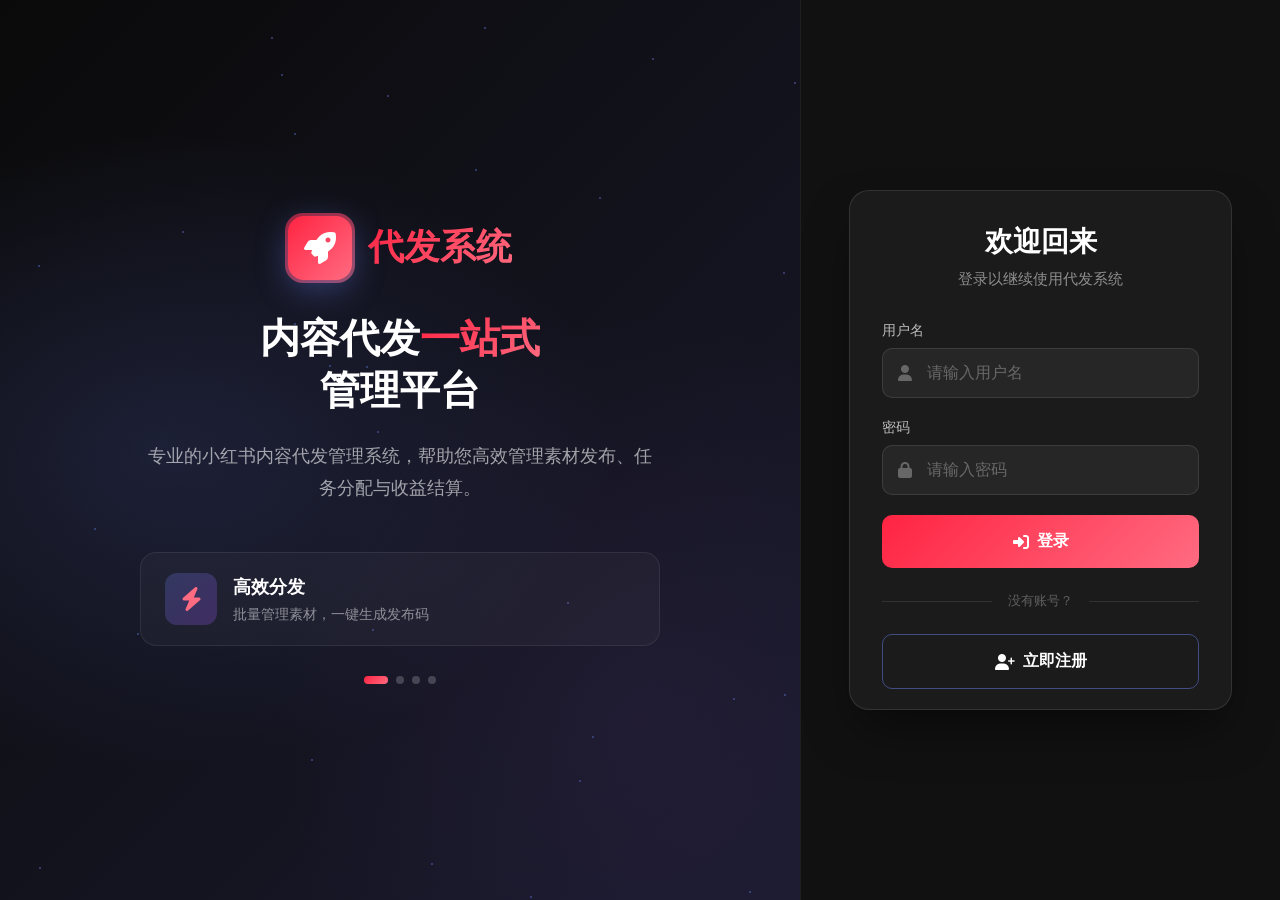
<file: frontend/index.html>
<!DOCTYPE html>
<html lang="zh-CN">

<head>
  <meta charset="UTF-8">
  <meta name="viewport" content="width=device-width, initial-scale=1.0, maximum-scale=1.0, user-scalable=no">
  <title>代发系统 - 登录</title>
  <link rel="stylesheet" href="https://cdnjs.cloudflare.com/ajax/libs/font-awesome/6.4.0/css/all.min.css">
  <link href="https://fonts.googleapis.com/css2?family=Inter:wght@400;500;600;700;800&display=swap" rel="stylesheet">
  <style>
    * {
      margin: 0;
      padding: 0;
      box-sizing: border-box;
    }

    body {
      font-family: 'Inter', 'PingFang SC', 'Microsoft YaHei', sans-serif;
      background: #0a0a0a;
      color: #fff;
      min-height: 100vh;
      overflow-x: hidden;
      overflow-y: auto;
      /* 隐藏滚动条但保持滚动功能 */
      scrollbar-width: none;
      /* Firefox */
      -ms-overflow-style: none;
      /* IE and Edge */
    }

    body::-webkit-scrollbar {
      display: none;
      /* Chrome, Safari, Opera */
    }

    html {
      scrollbar-width: none;
      -ms-overflow-style: none;
    }

    html::-webkit-scrollbar {
      display: none;
    }

    .login-container {
      display: flex;
      min-height: 100vh;
    }

    /* 左侧品牌区域 */
    .brand-section {
      flex: 1;
      display: flex;
      flex-direction: column;
      justify-content: center;
      align-items: center;
      padding: 4rem;
      position: relative;
      background: linear-gradient(135deg, #0a0a0a 0%, #1a1a2e 100%);
      overflow: hidden;
    }

    /* 动态背景 */
    .brand-section::before {
      content: '';
      position: absolute;
      top: 0;
      left: 0;
      right: 0;
      bottom: 0;
      background:
        radial-gradient(ellipse at 20% 50%, rgba(102, 126, 234, 0.15) 0%, transparent 50%),
        radial-gradient(ellipse at 80% 80%, rgba(118, 75, 162, 0.1) 0%, transparent 40%);
      pointer-events: none;
    }

    /* 粒子动画 */
    .particles {
      position: absolute;
      top: 0;
      left: 0;
      width: 100%;
      height: 100%;
      overflow: hidden;
      pointer-events: none;
    }

    .particle {
      position: absolute;
      width: 2px;
      height: 2px;
      background: rgba(102, 126, 234, 0.5);
      border-radius: 50%;
      animation: float-particle 15s infinite ease-in-out;
    }

    @keyframes float-particle {

      0%,
      100% {
        transform: translateY(0) translateX(0);
        opacity: 0;
      }

      10% {
        opacity: 1;
      }

      90% {
        opacity: 1;
      }

      100% {
        transform: translateY(-100vh) translateX(50px);
        opacity: 0;
      }
    }

    .brand-content {
      position: relative;
      z-index: 1;
      max-width: 520px;
      text-align: center;
    }

    .brand-logo {
      display: flex;
      align-items: center;
      justify-content: center;
      gap: 1rem;
      margin-bottom: 2rem;
    }

    .brand-logo-icon {
      width: 64px;
      height: 64px;
      background: linear-gradient(135deg, #ff2442 0%, #ff6b81 100%);
      border-radius: 16px;
      display: flex;
      align-items: center;
      justify-content: center;
      font-size: 2rem;
      box-shadow: 0 8px 32px rgba(102, 126, 234, 0.4);
      animation: logo-float 3s ease-in-out infinite, logo-glow 2s ease-in-out infinite alternate;
      position: relative;
    }

    .brand-logo-icon::after {
      content: '';
      position: absolute;
      inset: -3px;
      border-radius: 18px;
      background: linear-gradient(135deg, #ff2442 0%, #ff6b81 50%, #ff2442 100%);
      background-size: 200% 200%;
      animation: border-rotate 3s linear infinite;
      z-index: -1;
      opacity: 0.6;
    }

    @keyframes logo-float {

      0%,
      100% {
        transform: translateY(0) rotate(0deg);
      }

      50% {
        transform: translateY(-8px) rotate(5deg);
      }
    }

    @keyframes logo-glow {
      0% {
        box-shadow: 0 8px 32px rgba(102, 126, 234, 0.4);
      }

      100% {
        box-shadow: 0 12px 48px rgba(168, 85, 247, 0.6);
      }
    }

    @keyframes border-rotate {
      0% {
        background-position: 0% 50%;
      }

      100% {
        background-position: 200% 50%;
      }
    }

    .brand-logo-text {
      font-size: 2.25rem;
      font-weight: 800;
      background: linear-gradient(135deg, #ff2442 0%, #ff6b81 100%);
      -webkit-background-clip: text;
      -webkit-text-fill-color: transparent;
      background-clip: text;
      animation: text-shimmer 3s ease-in-out infinite;
    }

    @keyframes text-shimmer {

      0%,
      100% {
        filter: brightness(1);
      }

      50% {
        filter: brightness(1.3);
      }
    }

    .brand-tagline {
      font-size: 2.5rem;
      font-weight: 700;
      line-height: 1.3;
      margin-bottom: 1.5rem;
      color: #fff;
    }

    .brand-tagline span {
      background: linear-gradient(135deg, #ff2442 0%, #ff6b81 100%);
      -webkit-background-clip: text;
      -webkit-text-fill-color: transparent;
      background-clip: text;
    }

    .brand-description {
      font-size: 1.125rem;
      color: rgba(255, 255, 255, 0.6);
      line-height: 1.8;
      margin-bottom: 3rem;
    }

    /* 特性卡片轮播 */
    .features-carousel {
      position: relative;
      height: 100px;
      perspective: 1000px;
      margin-top: 1rem;
    }

    .feature-item {
      position: absolute;
      width: 100%;
      display: flex;
      align-items: center;
      gap: 1rem;
      padding: 1.25rem 1.5rem;
      background: rgba(255, 255, 255, 0.03);
      border: 1px solid rgba(255, 255, 255, 0.08);
      border-radius: 16px;
      transition: all 0.6s cubic-bezier(0.4, 0, 0.2, 1);
      opacity: 0;
      transform: rotateX(-90deg) translateY(50px);
      transform-origin: top center;
      backface-visibility: hidden;
    }

    .feature-item.active {
      opacity: 1;
      transform: rotateX(0deg) translateY(0);
    }

    .feature-item.exit {
      opacity: 0;
      transform: rotateX(90deg) translateY(-50px);
    }

    .feature-item:hover {
      background: rgba(102, 126, 234, 0.15);
      border-color: rgba(102, 126, 234, 0.4);
      box-shadow: 0 8px 32px rgba(102, 126, 234, 0.2);
    }

    .feature-icon {
      width: 52px;
      height: 52px;
      background: linear-gradient(135deg, rgba(102, 126, 234, 0.25) 0%, rgba(168, 85, 247, 0.25) 100%);
      border-radius: 12px;
      display: flex;
      align-items: center;
      justify-content: center;
      color: #ff6b81;
      font-size: 1.5rem;
      flex-shrink: 0;
      animation: icon-pulse 2s ease-in-out infinite;
    }

    @keyframes icon-pulse {

      0%,
      100% {
        transform: scale(1);
      }

      50% {
        transform: scale(1.1);
      }
    }

    .feature-text {
      text-align: left;
    }

    .feature-text h4 {
      font-size: 1.125rem;
      font-weight: 600;
      color: #fff;
      margin-bottom: 0.35rem;
    }

    .feature-text p {
      font-size: 0.9rem;
      color: rgba(255, 255, 255, 0.5);
    }

    /* 轮播指示器 */
    .carousel-dots {
      display: flex;
      justify-content: center;
      gap: 0.5rem;
      margin-top: 1.5rem;
    }

    .carousel-dot {
      width: 8px;
      height: 8px;
      border-radius: 50%;
      background: rgba(255, 255, 255, 0.2);
      transition: all 0.3s ease;
      cursor: pointer;
    }

    .carousel-dot.active {
      background: linear-gradient(135deg, #ff2442 0%, #ff6b81 100%);
      width: 24px;
      border-radius: 4px;
    }

    /* 右侧登录区域 */
    .login-section {
      width: 480px;
      display: flex;
      flex-direction: column;
      justify-content: center;
      padding: 3rem;
      background: #111;
      border-left: 1px solid rgba(255, 255, 255, 0.06);
      perspective: 1500px;
    }

    /* 3D 翻转卡片容器 */
    .flip-container {
      position: relative;
      width: 100%;
      max-width: 400px;
      height: 520px;
      margin: 0 auto;
    }

    .flip-card {
      position: relative;
      width: 100%;
      height: 100%;
      transform-style: preserve-3d;
      transition: transform 0.8s cubic-bezier(0.175, 0.885, 0.32, 1.275);
    }

    .flip-card.flipped {
      transform: rotateY(180deg);
    }

    .flip-card-front,
    .flip-card-back {
      position: absolute;
      width: 100%;
      height: 100%;
      backface-visibility: hidden;
      -webkit-backface-visibility: hidden;
      border-radius: 20px;
      padding: 2rem;
      background: rgba(30, 30, 30, 0.8);
      border: 1px solid rgba(255, 255, 255, 0.1);
      box-shadow: 0 25px 50px -12px rgba(0, 0, 0, 0.5);
      overflow-y: auto;
      /* 隐藏滚动条但保持滚动功能 */
      scrollbar-width: none;
      /* Firefox */
      -ms-overflow-style: none;
      /* IE and Edge */
    }

    .flip-card-front::-webkit-scrollbar,
    .flip-card-back::-webkit-scrollbar {
      display: none;
      /* Chrome, Safari, Opera */
    }

    .flip-card-front {
      z-index: 2;
    }

    .flip-card-back {
      transform: rotateY(180deg);
      visibility: hidden;
    }

    .flip-card.flipped .flip-card-front {
      visibility: hidden;
    }

    .flip-card.flipped .flip-card-back {
      visibility: visible;
    }

    /* 翻转卡片边缘光效 */
    .flip-card::before {
      content: '';
      position: absolute;
      inset: -2px;
      border-radius: 22px;
      background: linear-gradient(135deg, #ff2442 0%, #ff6b81 50%, #ff2442 100%);
      background-size: 200% 200%;
      animation: card-glow 3s ease-in-out infinite;
      opacity: 0;
      z-index: -1;
      transition: opacity 0.3s ease;
    }

    .flip-card:hover::before {
      opacity: 0.5;
    }

    @keyframes card-glow {

      0%,
      100% {
        background-position: 0% 50%;
      }

      50% {
        background-position: 100% 50%;
      }
    }

    .login-card {
      width: 100%;
    }

    .login-header {
      text-align: center;
      margin-bottom: 2rem;
    }

    .login-header h2 {
      font-size: 1.75rem;
      font-weight: 700;
      margin-bottom: 0.5rem;
    }

    .login-header p {
      color: rgba(255, 255, 255, 0.5);
      font-size: 0.9375rem;
    }

    /* 标签切换 */
    .tab-container {
      display: flex;
      background: rgba(255, 255, 255, 0.05);
      border-radius: 12px;
      padding: 4px;
      margin-bottom: 2rem;
    }

    .tab-item {
      flex: 1;
      padding: 0.875rem 1rem;
      border-radius: 10px;
      text-align: center;
      font-weight: 600;
      cursor: pointer;
      transition: all 0.3s ease;
      color: rgba(255, 255, 255, 0.5);
      font-size: 0.9375rem;
    }

    .tab-item.active {
      background: linear-gradient(135deg, #ff2442 0%, #ff6b81 100%);
      color: #fff;
      box-shadow: 0 4px 15px rgba(102, 126, 234, 0.4);
    }

    .tab-item:hover:not(.active) {
      color: rgba(255, 255, 255, 0.8);
    }

    /* 表单样式 */
    .form-field {
      margin-bottom: 1.25rem;
    }

    .form-field label {
      display: block;
      font-size: 0.875rem;
      font-weight: 500;
      color: rgba(255, 255, 255, 0.7);
      margin-bottom: 0.5rem;
    }

    .input-wrapper {
      position: relative;
    }

    .input-wrapper i {
      position: absolute;
      left: 1rem;
      top: 50%;
      transform: translateY(-50%);
      color: rgba(255, 255, 255, 0.3);
      font-size: 1rem;
    }

    .form-field input {
      width: 100%;
      padding: 0.9375rem 1rem 0.9375rem 2.75rem;
      background: rgba(255, 255, 255, 0.05);
      border: 1px solid rgba(255, 255, 255, 0.1);
      border-radius: 10px;
      font-size: 16px;
      /* 防止iOS缩放 */
      color: #fff;
      transition: all 0.3s ease;
      touch-action: manipulation;
      -webkit-user-select: text;
      user-select: text;
    }

    .form-field input::placeholder {
      color: rgba(255, 255, 255, 0.3);
    }

    .form-field input:focus {
      outline: none;
      border-color: #ff2442;
      background: rgba(102, 126, 234, 0.1);
      box-shadow: 0 0 0 3px rgba(102, 126, 234, 0.15);
    }

    .form-field {
      position: relative;
      z-index: 10;
    }

    .input-wrapper {
      position: relative;
      z-index: 11;
    }

    .submit-btn {
      width: 100%;
      padding: 1rem;
      background: linear-gradient(135deg, #ff2442 0%, #ff6b81 100%);
      border: none;
      border-radius: 10px;
      color: white;
      font-size: 1rem;
      font-weight: 600;
      cursor: pointer;
      transition: all 0.3s ease;
      display: flex;
      align-items: center;
      justify-content: center;
      gap: 0.5rem;
      margin-top: 0.5rem;
    }

    .submit-btn:hover {
      transform: translateY(-2px);
      box-shadow: 0 8px 25px rgba(102, 126, 234, 0.5);
    }

    .submit-btn:active {
      transform: translateY(0);
    }

    .submit-btn:disabled {
      opacity: 0.7;
      cursor: not-allowed;
      transform: none;
    }

    /* 分隔线 */
    .divider {
      display: flex;
      align-items: center;
      margin: 1.5rem 0;
      color: rgba(255, 255, 255, 0.3);
      font-size: 0.8125rem;
    }

    .divider::before,
    .divider::after {
      content: '';
      flex: 1;
      height: 1px;
      background: rgba(255, 255, 255, 0.1);
    }

    .divider span {
      padding: 0 1rem;
    }

    /* 测试账号 */
    .test-accounts {
      text-align: center;
      padding: 1rem;
      background: rgba(255, 255, 255, 0.03);
      border-radius: 10px;
      border: 1px dashed rgba(255, 255, 255, 0.1);
    }

    .test-accounts p {
      font-size: 0.8125rem;
      color: rgba(255, 255, 255, 0.4);
      margin: 0.25rem 0;
    }

    .test-accounts .accounts {
      color: #ff2442;
      font-weight: 500;
    }

    /* 页脚 */
    .footer {
      text-align: center;
      margin-top: 2rem;
      color: rgba(255, 255, 255, 0.3);
      font-size: 0.75rem;
    }

    /* Toast 样式 */
    .toast-container {
      position: fixed;
      top: 20px;
      right: 20px;
      z-index: 9999;
      display: flex;
      flex-direction: column;
      gap: 10px;
    }

    .toast {
      padding: 1rem 1.5rem;
      border-radius: 10px;
      animation: slideIn 0.3s ease;
      display: flex;
      align-items: center;
      gap: 0.5rem;
      font-size: 0.9375rem;
    }

    .toast-success {
      background: linear-gradient(135deg, #10b981 0%, #059669 100%);
      color: white;
    }

    .toast-error {
      background: linear-gradient(135deg, #ef4444 0%, #dc2626 100%);
      color: white;
    }

    @keyframes slideIn {
      from {
        transform: translateX(100%);
        opacity: 0;
      }

      to {
        transform: translateX(0);
        opacity: 1;
      }
    }

    /* 响应式 */
    @media (max-width: 1024px) {
      .login-container {
        flex-direction: column;
      }

      .brand-section {
        padding: 2rem;
        min-height: auto;
      }

      .brand-tagline {
        font-size: 1.75rem;
      }

      .features {
        display: none;
      }

      .login-section {
        width: 100%;
        border-left: none;
        border-top: 1px solid rgba(255, 255, 255, 0.06);
      }
    }

    @media (max-width: 768px) {
      .login-container {
        flex-direction: column;
        min-height: 100vh;
      }

      .brand-section {
        padding: 1.5rem 1rem;
        min-height: 30vh;
        flex: none;
      }

      .brand-content {
        transform: scale(0.9);
      }

      .brand-logo {
        margin-bottom: 1rem;
      }

      .brand-logo-icon {
        width: 40px;
        height: 40px;
        font-size: 1.125rem;
      }

      .brand-logo-text {
        font-size: 1.25rem;
      }

      .brand-tagline {
        font-size: 1.5rem;
        margin-bottom: 0.5rem;
      }

      .brand-description {
        font-size: 0.8125rem;
        margin-bottom: 1rem;
        display: none;
      }

      .features-carousel {
        display: none;
      }

      .carousel-dots {
        display: none;
      }

      .login-section {
        flex: 1;
        padding: 1.5rem;
        border-top: none;
        display: flex;
        align-items: flex-start;
        padding-top: 0;
      }

      .flip-container {
        width: 100%;
        max-width: 100%;
        height: auto;
        min-height: 450px;
      }

      .flip-card {
        position: relative;
      }

      .flip-card-front,
      .flip-card-back {
        position: relative;
        padding: 1.5rem;
        border-radius: 16px;
        height: auto;
        min-height: 400px;
      }

      .flip-card-back {
        position: absolute;
        top: 0;
        left: 0;
        width: 100%;
      }

      .login-header {
        margin-bottom: 1.5rem;
      }

      .login-header h2 {
        font-size: 1.5rem;
      }

      .login-header p {
        font-size: 0.875rem;
      }

      .tab-container {
        margin-bottom: 1.5rem;
      }

      .tab-item {
        padding: 0.75rem 0.875rem;
        font-size: 0.875rem;
      }

      .form-field {
        margin-bottom: 1rem;
      }

      .form-field label {
        font-size: 0.8125rem;
      }

      /* 移动端全屏暗色登录设计 */
      .login-container {
        display: block;
        min-height: 100vh;
        background: linear-gradient(180deg, #0a0a0f 0%, #1a1a2e 50%, #16213e 100%);
      }

      /* 隐藏桌面端品牌区域 */
      .brand-section {
        display: none;
      }

      .login-section {
        width: 100%;
        height: 100vh;
        display: flex;
        flex-direction: column;
        align-items: center;
        justify-content: center;
        padding: 1.5rem;
        border: none;
        background: transparent;
      }

      /* 移动端Logo区域 */
      .login-section::before {
        content: '';
        position: absolute;
        top: 0;
        left: 0;
        right: 0;
        height: 50%;
        background: radial-gradient(ellipse at 50% 0%, rgba(102, 126, 234, 0.15) 0%, transparent 70%);
        pointer-events: none;
      }

      .flip-container {
        position: relative;
        width: 100%;
        max-width: 360px;
        height: auto;
        margin: 0 auto;
      }

      .flip-card {
        position: relative;
        width: 100%;
        height: auto;
      }

      .flip-card-front,
      .flip-card-back {
        position: relative;
        width: 100%;
        height: auto;
        padding: 2rem 1.5rem;
        background: rgba(30, 30, 45, 0.85);
        border: 1px solid rgba(255, 255, 255, 0.08);
        border-radius: 24px;
        box-shadow: 0 25px 60px rgba(0, 0, 0, 0.5),
          0 0 0 1px rgba(255, 255, 255, 0.05) inset;
        backdrop-filter: blur(20px);
      }

      .flip-card-back {
        position: absolute;
        top: 0;
        left: 0;
        visibility: hidden;
        pointer-events: none;
      }

      .flip-card.flipped .flip-card-front {
        visibility: hidden;
        pointer-events: none;
      }

      .flip-card.flipped .flip-card-back {
        visibility: visible;
        pointer-events: auto;
      }

      /* 添加移动端顶部Logo */
      .login-header::before {
        content: '🚀';
        display: block;
        font-size: 2.5rem;
        text-align: center;
        margin-bottom: 1rem;
        animation: float 3s ease-in-out infinite;
      }

      @keyframes float {

        0%,
        100% {
          transform: translateY(0);
        }

        50% {
          transform: translateY(-8px);
        }
      }

      .login-header {
        text-align: center;
        margin-bottom: 2rem;
      }

      .login-header h2 {
        font-size: 1.5rem;
        font-weight: 700;
        background: linear-gradient(135deg, #fff 0%, #a5b4fc 100%);
        -webkit-background-clip: text;
        -webkit-text-fill-color: transparent;
        background-clip: text;
        margin-bottom: 0.5rem;
      }

      .login-header p {
        font-size: 0.875rem;
        color: rgba(255, 255, 255, 0.5);
      }

      .form-field {
        margin-bottom: 1.25rem;
        position: relative;
        z-index: 10;
      }

      .form-field label {
        color: rgba(255, 255, 255, 0.7);
        font-size: 0.8125rem;
        font-weight: 500;
        margin-bottom: 0.5rem;
        display: block;
      }

      .form-field input {
        width: 100%;
        padding: 1rem 1rem 1rem 2.75rem;
        background: rgba(255, 255, 255, 0.06);
        border: 1px solid rgba(255, 255, 255, 0.1);
        border-radius: 12px;
        color: #fff;
        font-size: 16px;
        /* 防止iOS缩放 */
        transition: all 0.3s ease;
        touch-action: manipulation;
        -webkit-user-select: text;
        user-select: text;
        -webkit-appearance: none;
        appearance: none;
      }

      .form-field input::placeholder {
        color: rgba(255, 255, 255, 0.3);
      }

      .form-field input:focus {
        outline: none;
        border-color: rgba(102, 126, 234, 0.6);
        background: rgba(102, 126, 234, 0.08);
        box-shadow: 0 0 0 3px rgba(102, 126, 234, 0.15);
      }

      .input-wrapper {
        position: relative;
        z-index: 11;
      }

      .input-wrapper i {
        color: rgba(255, 255, 255, 0.4);
        font-size: 1rem;
        left: 1rem;
      }

      .submit-btn {
        width: 100%;
        padding: 1rem;
        background: linear-gradient(135deg, #ff2442 0%, #ff6b81 100%);
        border: none;
        border-radius: 12px;
        color: #fff;
        font-size: 1rem;
        font-weight: 600;
        cursor: pointer;
        transition: all 0.3s ease;
        box-shadow: 0 8px 24px rgba(102, 126, 234, 0.35);
      }

      .submit-btn:hover,
      .submit-btn:active {
        transform: translateY(-2px);
        box-shadow: 0 12px 28px rgba(102, 126, 234, 0.45);
      }

      .divider {
        color: rgba(255, 255, 255, 0.3);
        font-size: 0.8125rem;
        margin: 1.5rem 0;
      }

      .divider::before,
      .divider::after {
        background: rgba(255, 255, 255, 0.1);
      }

      .footer {
        margin-top: 1.5rem;
        text-align: center;
      }

      .footer p {
        font-size: 0.75rem;
        color: rgba(255, 255, 255, 0.3);
      }
    }

    @media (max-width: 480px) {
      .login-section {
        padding: 1rem;
      }

      .flip-card-front,
      .flip-card-back {
        padding: 1.5rem 1.25rem;
      }

      .login-header::before {
        font-size: 2rem;
      }

      .login-header h2 {
        font-size: 1.375rem;
      }
    }

    /* 超小屏幕适配 */
    @media (max-width: 375px) {

      .flip-card-front,
      .flip-card-back {
        padding: 1.25rem 1rem;
      }

      .login-header {
        margin-bottom: 1.5rem;
      }

      .login-header::before {
        font-size: 1.75rem;
        margin-bottom: 0.75rem;
      }

      .login-header h2 {
        font-size: 1.25rem;
      }

      .form-field {
        margin-bottom: 1rem;
      }

      .submit-btn {
        padding: 0.875rem;
      }
    }
  </style>
</head>

<body>
  <div class="login-container">
    <!-- 左侧品牌区域 -->
    <div class="brand-section">
      <div class="particles" id="particles"></div>

      <div class="brand-content">
        <div class="brand-logo">
          <div class="brand-logo-icon">
            <i class="fas fa-rocket"></i>
          </div>
          <span class="brand-logo-text">代发系统</span>
        </div>

        <h1 class="brand-tagline">
          内容代发<span>一站式</span><br>管理平台
        </h1>

        <p class="brand-description">
          专业的小红书内容代发管理系统，帮助您高效管理素材发布、任务分配与收益结算。
        </p>

        <div class="features-carousel" id="featuresCarousel">
          <div class="feature-item active" data-index="0">
            <div class="feature-icon">
              <i class="fas fa-bolt"></i>
            </div>
            <div class="feature-text">
              <h4>高效分发</h4>
              <p>批量管理素材，一键生成发布码</p>
            </div>
          </div>
          <div class="feature-item" data-index="1">
            <div class="feature-icon">
              <i class="fas fa-chart-line"></i>
            </div>
            <div class="feature-text">
              <h4>数据追踪</h4>
              <p>实时监控发布进度与审核状态</p>
            </div>
          </div>
          <div class="feature-item" data-index="2">
            <div class="feature-icon">
              <i class="fas fa-wallet"></i>
            </div>
            <div class="feature-text">
              <h4>便捷结算</h4>
              <p>自动计算收益，支持多种提现方式</p>
            </div>
          </div>
          <div class="feature-item" data-index="3">
            <div class="feature-icon">
              <i class="fas fa-shield-alt"></i>
            </div>
            <div class="feature-text">
              <h4>安全可靠</h4>
              <p>数据加密存储，保障账户安全</p>
            </div>
          </div>
        </div>
        <div class="carousel-dots">
          <div class="carousel-dot active" data-index="0"></div>
          <div class="carousel-dot" data-index="1"></div>
          <div class="carousel-dot" data-index="2"></div>
          <div class="carousel-dot" data-index="3"></div>
        </div>
      </div>
    </div>

    <!-- 右侧登录区域 -->
    <div class="login-section">
      <div class="flip-container">
        <div class="flip-card" id="flipCard">
          <!-- 正面：登录表单 -->
          <div class="flip-card-front">
            <div class="login-card">
              <div class="login-header">
                <h2>欢迎回来</h2>
                <p>登录以继续使用代发系统</p>
              </div>

              <form id="loginForm" onsubmit="handleLogin(event)">
                <div class="form-field">
                  <label>用户名</label>
                  <div class="input-wrapper">
                    <i class="fas fa-user"></i>
                    <input type="text" id="loginUsername" placeholder="请输入用户名" required>
                  </div>
                </div>
                <div class="form-field">
                  <label>密码</label>
                  <div class="input-wrapper">
                    <i class="fas fa-lock"></i>
                    <input type="password" id="loginPassword" placeholder="请输入密码" required>
                  </div>
                </div>
                <button type="submit" class="submit-btn" id="loginBtn">
                  <i class="fas fa-sign-in-alt"></i>
                  登录
                </button>
              </form>

              <div class="divider"><span>没有账号？</span></div>
              <button class="submit-btn"
                style="background: transparent; border: 1px solid rgba(102, 126, 234, 0.5); box-shadow: none;"
                onclick="flipToRegister()">
                <i class="fas fa-user-plus"></i>
                立即注册
              </button>

              <div class="footer">
                <p>© 2024 代发系统 · 版权所有</p>
              </div>
            </div>
          </div>

          <!-- 背面：注册表单 -->
          <div class="flip-card-back">
            <div class="login-card">
              <div class="login-header">
                <h2>创建账号</h2>
                <p>注册成为代发系统用户</p>
              </div>

              <form id="registerForm" onsubmit="handleRegister(event)">
                <div class="form-field">
                  <label>用户名</label>
                  <div class="input-wrapper">
                    <i class="fas fa-user"></i>
                    <input type="text" id="regUsername" placeholder="请输入用户名" required>
                  </div>
                </div>
                <div class="form-field">
                  <label>密码</label>
                  <div class="input-wrapper">
                    <i class="fas fa-lock"></i>
                    <input type="password" id="regPassword" placeholder="请输入密码" required>
                  </div>
                </div>
                <div class="form-field">
                  <label>昵称</label>
                  <div class="input-wrapper">
                    <i class="fas fa-id-card"></i>
                    <input type="text" id="regNickname" placeholder="请输入昵称">
                  </div>
                </div>
                <div class="form-field">
                  <label>邀请码（选填）</label>
                  <div class="input-wrapper">
                    <i class="fas fa-gift"></i>
                    <input type="text" id="regInviteCode" placeholder="填写邀请人用户名可获得奖励">
                  </div>
                </div>
                <button type="submit" class="submit-btn" id="registerBtn">
                  <i class="fas fa-user-plus"></i>
                  注册
                </button>
              </form>

              <div class="divider"><span>已有账号？</span></div>
              <button class="submit-btn"
                style="background: transparent; border: 1px solid rgba(102, 126, 234, 0.5); box-shadow: none;"
                onclick="flipToLogin()">
                <i class="fas fa-sign-in-alt"></i>
                返回登录
              </button>

              <div class="footer">
                <p>© 2024 代发系统 · 版权所有</p>
              </div>
            </div>
          </div>
        </div>
      </div>
    </div>
  </div>

  <div class="toast-container"></div>

  <script>
    // 生成粒子
    (function () {
      const container = document.getElementById('particles');
      for (let i = 0; i < 30; i++) {
        const particle = document.createElement('div');
        particle.className = 'particle';
        particle.style.left = Math.random() * 100 + '%';
        particle.style.top = Math.random() * 100 + '%';
        particle.style.animationDelay = Math.random() * 15 + 's';
        particle.style.animationDuration = (10 + Math.random() * 20) + 's';
        container.appendChild(particle);
      }
    })();

    // 特性卡片轮播
    (function () {
      const items = document.querySelectorAll('.feature-item');
      const dots = document.querySelectorAll('.carousel-dot');
      let currentIndex = 0;
      const total = items.length;

      function showItem(index) {
        items.forEach((item, i) => {
          item.classList.remove('active', 'exit');
          if (i === currentIndex) {
            item.classList.add('exit');
          }
        });
        dots.forEach((dot, i) => {
          dot.classList.toggle('active', i === index);
        });

        setTimeout(() => {
          items.forEach((item, i) => {
            item.classList.remove('active', 'exit');
            if (i === index) {
              item.classList.add('active');
            }
          });
        }, 300);
        currentIndex = index;
      }

      // 点击指示器切换
      dots.forEach((dot, i) => {
        dot.addEventListener('click', () => showItem(i));
      });

      // 自动轮播
      setInterval(() => {
        const next = (currentIndex + 1) % total;
        showItem(next);
      }, 3000);
    })();

    // 3D翻转卡片函数
    function flipToRegister() {
      document.getElementById('flipCard').classList.add('flipped');
    }

    function flipToLogin() {
      document.getElementById('flipCard').classList.remove('flipped');
    }

    // 旧的switchTab函数保持向后兼容
    function switchTab(tab) {
      if (tab === 'register') {
        flipToRegister();
      } else {
        flipToLogin();
      }
    }

    const API_BASE = '/api';

    function setToken(token) { localStorage.setItem('token', token); }
    function getToken() { return localStorage.getItem('token'); }
    function setUser(user) { localStorage.setItem('user', JSON.stringify(user)); }
    function getUser() { try { return JSON.parse(localStorage.getItem('user')); } catch { return null; } }
    function isLoggedIn() { return !!getToken(); }

    function navigateByRole() {
      const user = getUser();
      if (!user) return;
      switch (user.role) {
        case 'admin': window.location.href = '/admin'; break;
        case 'merchant': window.location.href = '/merchant'; break;
        default: window.location.href = '/user';
      }
    }

    function showToast(message, type = 'success') {
      let container = document.querySelector('.toast-container');
      if (!container) {
        container = document.createElement('div');
        container.className = 'toast-container';
        document.body.appendChild(container);
      }
      const toast = document.createElement('div');
      toast.className = 'toast toast-' + type;
      const icon = type === 'success' ? 'check-circle' : 'exclamation-circle';
      toast.innerHTML = '<i class="fas fa-' + icon + '"></i><span>' + message + '</span>';
      container.appendChild(toast);
      setTimeout(() => toast.remove(), 3000);
    }

    if (isLoggedIn()) {
      navigateByRole();
    } else {
      // Check for invite code in URL and auto-fill
      const urlParams = new URLSearchParams(window.location.search);
      const refCode = urlParams.get('ref');
      if (refCode) {
        // Switch to register tab and fill invite code
        switchTab('register');
        document.getElementById('regInviteCode').value = refCode;
      }
    }

    function switchTab(tab) {
      const tabs = document.querySelectorAll('.tab-item');
      tabs.forEach((t, i) => {
        t.classList.toggle('active', (tab === 'login' && i === 0) || (tab === 'register' && i === 1));
      });
      document.getElementById('loginForm').style.display = tab === 'login' ? 'block' : 'none';
      document.getElementById('registerForm').style.display = tab === 'register' ? 'block' : 'none';

      // 更新标题
      document.querySelector('.login-header h2').textContent = tab === 'login' ? '欢迎回来' : '创建账号';
      document.querySelector('.login-header p').textContent = tab === 'login' ? '登录以继续使用代发系统' : '注册成为新用户';
    }

    async function handleLogin(e) {
      e.preventDefault();

      const username = document.getElementById('loginUsername').value;
      const password = document.getElementById('loginPassword').value;
      const btn = document.getElementById('loginBtn');

      btn.disabled = true;
      btn.innerHTML = '<i class="fas fa-spinner fa-spin"></i> 登录中...';

      try {
        const response = await fetch(API_BASE + '/login', {
          method: 'POST',
          headers: { 'Content-Type': 'application/json' },
          body: JSON.stringify({ username, password })
        });

        const res = await response.json();

        if (res.code === 200) {
          setToken(res.data.token);
          setUser(res.data.user);
          showToast('登录成功');
          setTimeout(() => navigateByRole(), 500);
        } else {
          showToast(res.message || '登录失败', 'error');
        }
      } catch (error) {
        showToast('网络错误: ' + error.message, 'error');
      } finally {
        btn.disabled = false;
        btn.innerHTML = '<i class="fas fa-sign-in-alt"></i> 登录';
      }
    }

    async function handleRegister(e) {
      e.preventDefault();

      const data = {
        username: document.getElementById('regUsername').value,
        password: document.getElementById('regPassword').value,
        nickname: document.getElementById('regNickname').value,
        invite_code: document.getElementById('regInviteCode').value,
      };

      const btn = document.getElementById('registerBtn');
      btn.disabled = true;
      btn.innerHTML = '<i class="fas fa-spinner fa-spin"></i> 注册中...';

      try {
        const response = await fetch(API_BASE + '/register', {
          method: 'POST',
          headers: { 'Content-Type': 'application/json' },
          body: JSON.stringify(data)
        });

        const res = await response.json();
        if (res.code === 200) {
          setToken(res.data.token);
          setUser(res.data.user);
          showToast('注册成功');
          setTimeout(() => navigateByRole(), 500);
        } else {
          showToast(res.message || '注册失败', 'error');
        }
      } catch (error) {
        showToast('网络错误: ' + error.message, 'error');
      } finally {
        btn.disabled = false;
        btn.innerHTML = '<i class="fas fa-user-plus"></i> 注册';
      }
    }
  </script>
</body>

</html>
</file>
